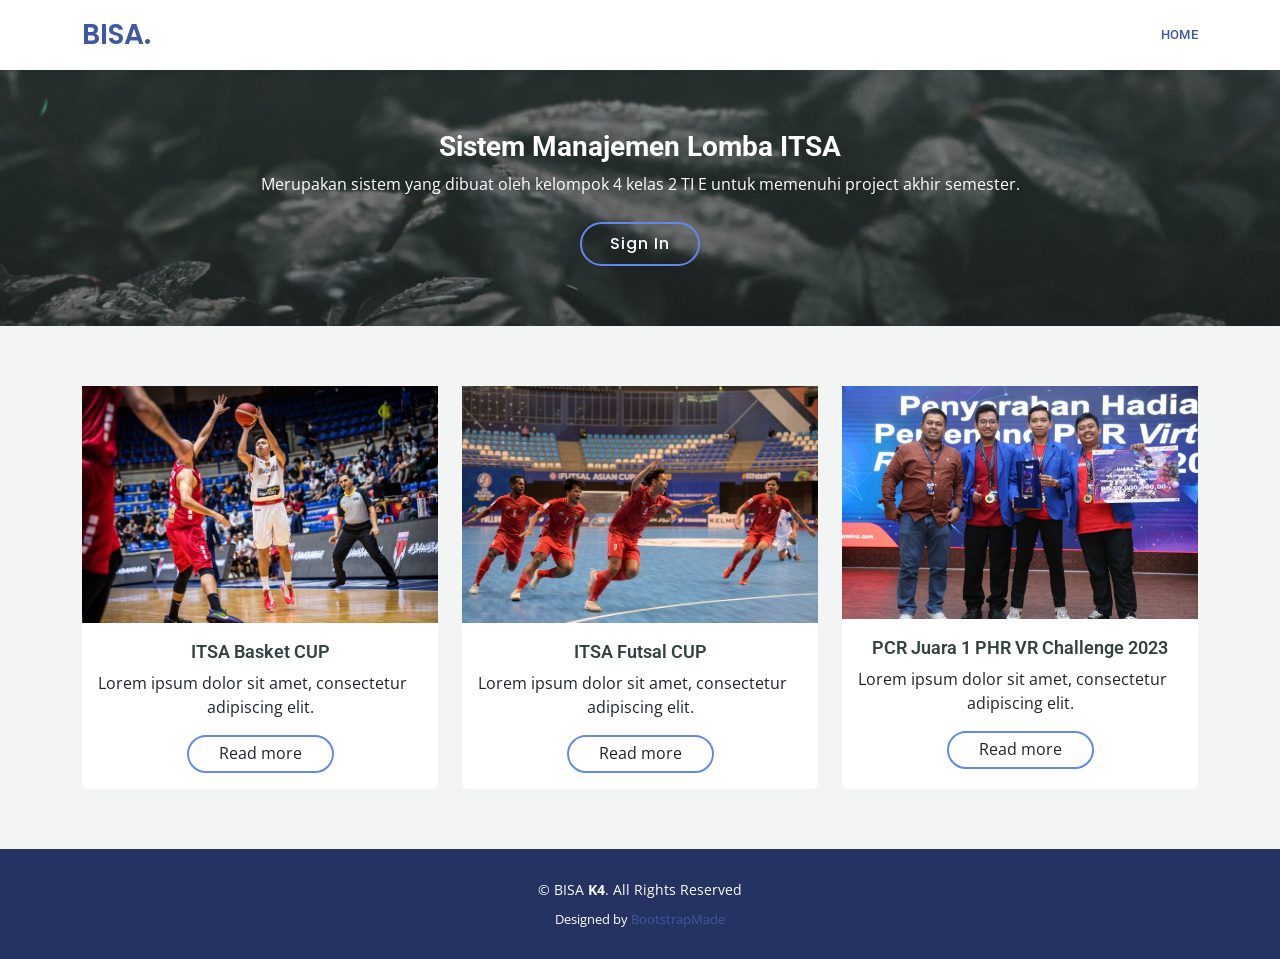
<file: index.html>
<!DOCTYPE html>
<html lang="en">

<head>
  <meta charset="utf-8">
  <meta content="width=device-width, initial-scale=1.0" name="viewport">

  <title>BISA</title>
  <meta content="" name="description">
  <meta content="" name="keywords">

  <!-- Favicons -->
  <link href="assets/img/trophy.png" rel="icon">
  <link href="assets/img/trophy.png" rel="trophy">

  <!-- Google Fonts -->
  <link href="https://fonts.googleapis.com/css?family=Open+Sans:300,300i,400,400i,600,600i,700,700i|Roboto:300,300i,400,400i,500,500i,700,700i|Poppins:300,300i,400,400i,500,500i,600,600i,700,700i" rel="stylesheet">

  <!-- Vendor CSS Files -->
  <link href="assets/vendor/animate.css/animate.min.css" rel="stylesheet">
  <link href="assets/vendor/bootstrap/css/bootstrap.min.css" rel="stylesheet">
  <link href="assets/vendor/bootstrap-icons/bootstrap-icons.css" rel="stylesheet">
  <link href="assets/vendor/boxicons/css/boxicons.min.css" rel="stylesheet">
  <link href="assets/vendor/glightbox/css/glightbox.min.css" rel="stylesheet">
  <link href="assets/vendor/swiper/swiper-bundle.min.css" rel="stylesheet">

  <!-- Template Main CSS File -->
  <link href="assets/css/style.css" rel="stylesheet">

  <!-- =======================================================
  * Template Name: Shuffle
  * Updated: Sep 18 2023 with Bootstrap v5.3.2
  * Template URL: https://bootstrapmade.com/bootstrap-3-one-page-template-free-shuffle/
  * Author: BootstrapMade.com
  * License: https://bootstrapmade.com/license/
  ======================================================== -->
</head>
<body>
  <!-- ======= Header ======= -->
  <header id="header" class="d-flex align-items-center">
    <div class="container d-flex align-items-center justify-content-between">

      <div class="logo">
        <h1 class="text-light"><a href="index.html"><span>BISA.</span></a></h1>
        <!-- Uncomment below if you prefer to use an image logo -->
        <!-- <a href="index.html"><img src="assets/img/logo.png" alt="" class="img-fluid"></a>-->
      </div>
      <nav id="navbar" class="navbar">
        <ul>
          <li><a class="nav-link scrollto active" href="#hero">Home</a></li>
        </ul>
        <i class="bi bi-list mobile-nav-toggle"></i>
      </nav><!-- .navbar -->
    </div>
  </header><!-- End Header -->

  <main id="main">
     <!-- ======= Cta Section ======= -->
     <section class="cta">
      <div class="container">

        <div class="text-center">
          <h3>Sistem Manajemen Lomba ITSA</h3>
          <p>Merupakan sistem yang dibuat oleh kelompok 4 kelas 2 TI E untuk memenuhi project akhir semester.</p>
          <a class="cta-btn" href="#">Sign In</a>
        </div>

      </div>
    </section><!-- End Cta Section -->
    <!-- ======= More Services Section ======= -->
    <section class="more-services section-bg">
      <div class="container">

        <div class="row">
          <div class="col-lg-4 col-md-6 d-flex align-items-stretch mb-5 mb-lg-0">
            <div class="card">
              <img src="assets/img/basket.jpeg" class="card-img-top" alt="...">
              <div class="card-body">
                <h5 class="card-title"><a href="">ITSA Basket CUP</a></h5>
                <p class="card-text">Lorem ipsum dolor sit amet, consectetur adipiscing elit.</p>
                <a href="#" class="btn">Read more</a>
              </div>
            </div>
          </div>
          <div class="col-lg-4 col-md-6 d-flex align-items-stretch mb-5 mb-lg-0">
            <div class="card">
              <img src="assets/img/lomba futsal.jpeg" class="card-img-top" alt="...">
              <div class="card-body">
                <h5 class="card-title"><a href="">ITSA Futsal CUP</a></h5>
                <p class="card-text">Lorem ipsum dolor sit amet, consectetur adipiscing elit.</p>
                <a href="#" class="btn">Read more</a>
              </div>
            </div>
          </div>
          <div class="col-lg-4 col-md-6 d-flex align-items-stretch mb-5 mb-lg-0">
            <div class="card">
              <img src="assets/img/vr.jpg" class="card-img-top" alt="...">
              <div class="card-body">
                <h5 class="card-title"><a href="">PCR Juara 1 PHR VR Challenge 2023</a></h5>
                <p class="card-text">Lorem ipsum dolor sit amet, consectetur adipiscing elit.</p>
                <a href="#" class="btn">Read more</a>
              </div>
            </div>
          </div>
        </div>

      </div>
    </section><!-- End More Services Section -->

  <!-- ======= Footer ======= -->
  <footer id="footer">
    <div class="container">
      <div class="copyright">
        &copy; BISA <strong><span>K4</span></strong>. All Rights Reserved
      </div>
      <div class="credits">
        <!-- All the links in the footer should remain intact. -->
        <!-- You can delete the links only if you purchased the pro version. -->
        <!-- Licensing information: https://bootstrapmade.com/license/ -->
        <!-- Purchase the pro version with working PHP/AJAX contact form: https://bootstrapmade.com/bootstrap-3-one-page-template-free-shuffle/ -->
        Designed by <a href="https://bootstrapmade.com/">BootstrapMade</a>
      </div>
    </div>
  </footer><!-- End Footer -->

  <a href="#" class="back-to-top d-flex align-items-center justify-content-center"><i class="bi bi-arrow-up-short"></i></a>

  <!-- Vendor JS Files -->
  <script src="assets/vendor/purecounter/purecounter_vanilla.js"></script>
  <script src="assets/vendor/bootstrap/js/bootstrap.bundle.min.js"></script>
  <script src="assets/vendor/glightbox/js/glightbox.min.js"></script>
  <script src="assets/vendor/isotope-layout/isotope.pkgd.min.js"></script>
  <script src="assets/vendor/swiper/swiper-bundle.min.js"></script>
  <script src="assets/vendor/waypoints/noframework.waypoints.js"></script>
  <script src="assets/vendor/php-email-form/validate.js"></script>

  <!-- Template Main JS File -->
  <script src="assets/js/main.js"></script>

</body>

</html>
</file>
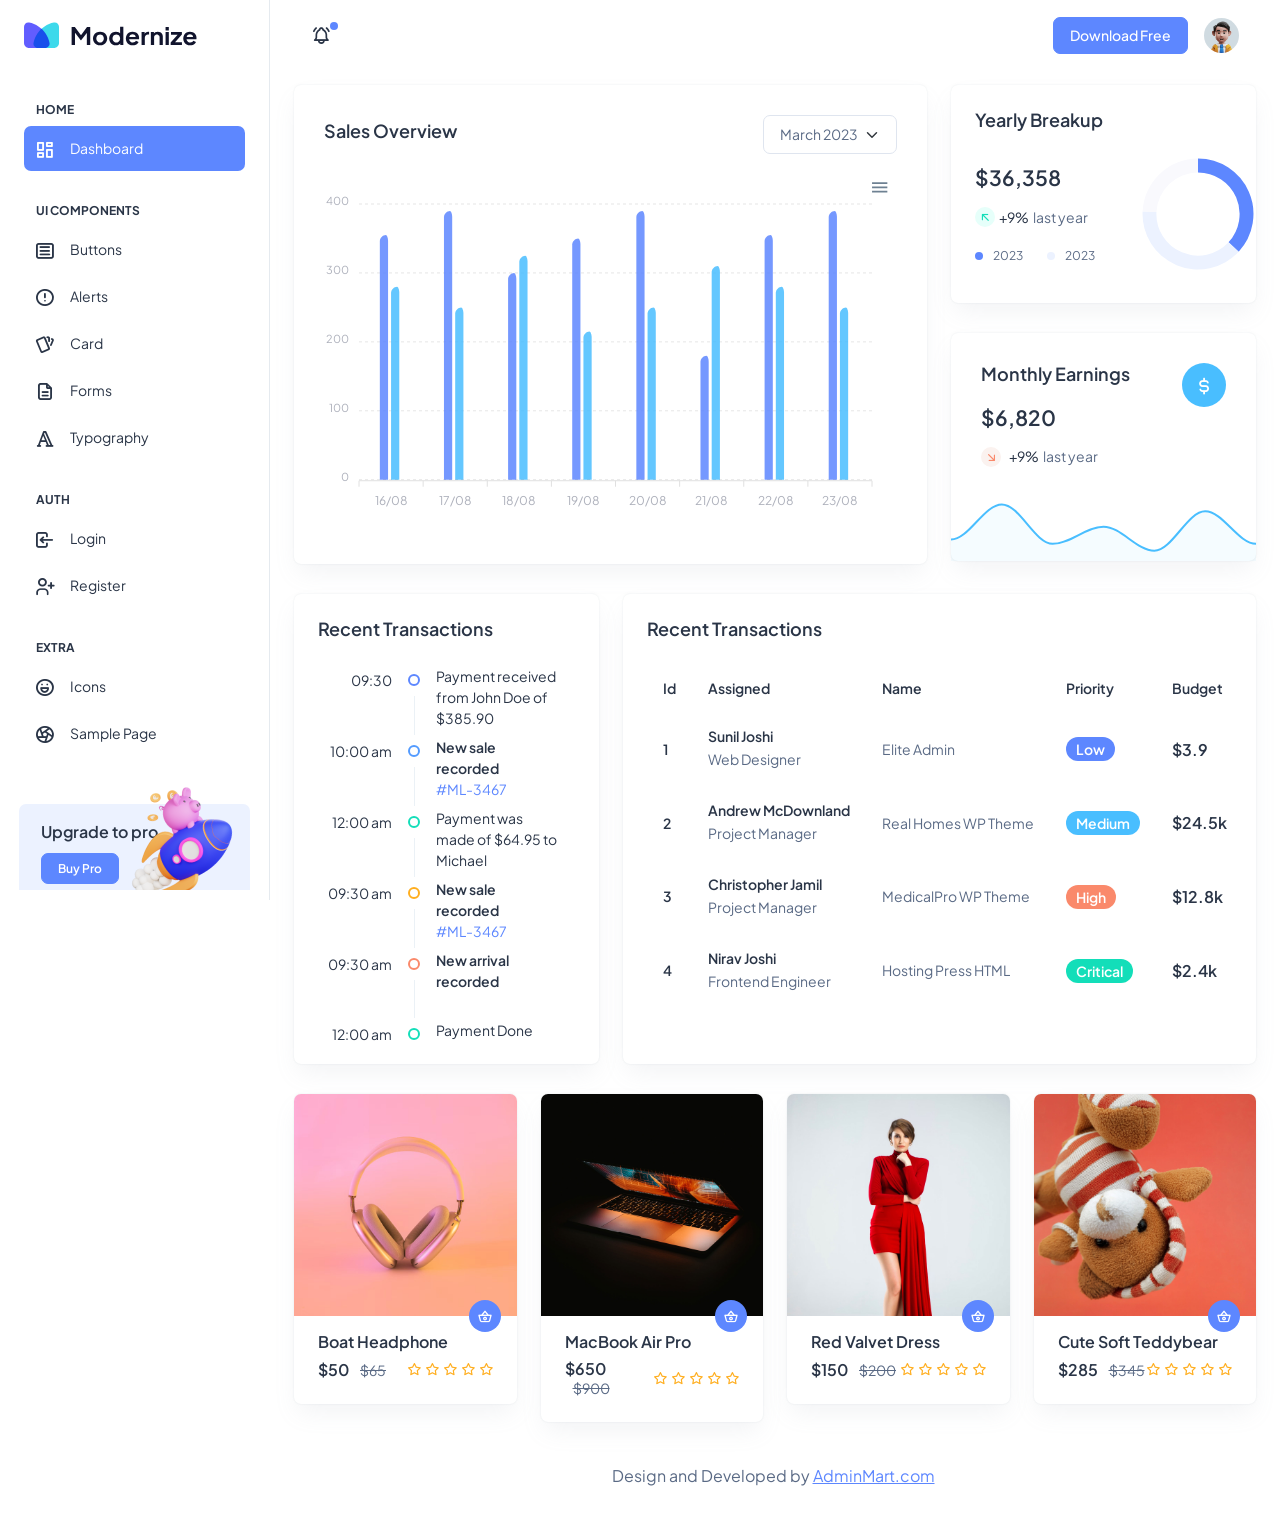
<file: html/index.html>
<!doctype html>
<html lang="en">

<head>
  <meta charset="utf-8">
  <meta name="viewport" content="width=device-width, initial-scale=1">
  <title>Modernize Free</title>
  <link rel="shortcut icon" type="image/png" href="../assets/images/logos/favicon.png" />
  <link rel="stylesheet" href="../assets/css/styles.min.css" />
</head>

<body>
  <!--  Body Wrapper -->
  <div class="page-wrapper" id="main-wrapper" data-layout="vertical" data-navbarbg="skin6" data-sidebartype="full"
    data-sidebar-position="fixed" data-header-position="fixed">
    <!-- Sidebar Start -->
    <aside class="left-sidebar">
      <!-- Sidebar scroll-->
      <div>
        <div class="brand-logo d-flex align-items-center justify-content-between">
          <a href="./index.html" class="text-nowrap logo-img">
            <img src="../assets/images/logos/dark-logo.svg" width="180" alt="" />
          </a>
          <div class="close-btn d-xl-none d-block sidebartoggler cursor-pointer" id="sidebarCollapse">
            <i class="ti ti-x fs-8"></i>
          </div>
        </div>
        <!-- Sidebar navigation-->
        <nav class="sidebar-nav scroll-sidebar" data-simplebar="">
          <ul id="sidebarnav">
            <li class="nav-small-cap">
              <i class="ti ti-dots nav-small-cap-icon fs-4"></i>
              <span class="hide-menu">Home</span>
            </li>
            <li class="sidebar-item">
              <a class="sidebar-link" href="./index.html" aria-expanded="false">
                <span>
                  <i class="ti ti-layout-dashboard"></i>
                </span>
                <span class="hide-menu">Dashboard</span>
              </a>
            </li>
            <li class="nav-small-cap">
              <i class="ti ti-dots nav-small-cap-icon fs-4"></i>
              <span class="hide-menu">UI COMPONENTS</span>
            </li>
            <li class="sidebar-item">
              <a class="sidebar-link" href="./ui-buttons.html" aria-expanded="false">
                <span>
                  <i class="ti ti-article"></i>
                </span>
                <span class="hide-menu">Buttons</span>
              </a>
            </li>
            <li class="sidebar-item">
              <a class="sidebar-link" href="./ui-alerts.html" aria-expanded="false">
                <span>
                  <i class="ti ti-alert-circle"></i>
                </span>
                <span class="hide-menu">Alerts</span>
              </a>
            </li>
            <li class="sidebar-item">
              <a class="sidebar-link" href="./ui-card.html" aria-expanded="false">
                <span>
                  <i class="ti ti-cards"></i>
                </span>
                <span class="hide-menu">Card</span>
              </a>
            </li>
            <li class="sidebar-item">
              <a class="sidebar-link" href="./ui-forms.html" aria-expanded="false">
                <span>
                  <i class="ti ti-file-description"></i>
                </span>
                <span class="hide-menu">Forms</span>
              </a>
            </li>
            <li class="sidebar-item">
              <a class="sidebar-link" href="./ui-typography.html" aria-expanded="false">
                <span>
                  <i class="ti ti-typography"></i>
                </span>
                <span class="hide-menu">Typography</span>
              </a>
            </li>
            <li class="nav-small-cap">
              <i class="ti ti-dots nav-small-cap-icon fs-4"></i>
              <span class="hide-menu">AUTH</span>
            </li>
            <li class="sidebar-item">
              <a class="sidebar-link" href="./authentication-login.html" aria-expanded="false">
                <span>
                  <i class="ti ti-login"></i>
                </span>
                <span class="hide-menu">Login</span>
              </a>
            </li>
            <li class="sidebar-item">
              <a class="sidebar-link" href="./authentication-register.html" aria-expanded="false">
                <span>
                  <i class="ti ti-user-plus"></i>
                </span>
                <span class="hide-menu">Register</span>
              </a>
            </li>
            <li class="nav-small-cap">
              <i class="ti ti-dots nav-small-cap-icon fs-4"></i>
              <span class="hide-menu">EXTRA</span>
            </li>
            <li class="sidebar-item">
              <a class="sidebar-link" href="./icon-tabler.html" aria-expanded="false">
                <span>
                  <i class="ti ti-mood-happy"></i>
                </span>
                <span class="hide-menu">Icons</span>
              </a>
            </li>
            <li class="sidebar-item">
              <a class="sidebar-link" href="./sample-page.html" aria-expanded="false">
                <span>
                  <i class="ti ti-aperture"></i>
                </span>
                <span class="hide-menu">Sample Page</span>
              </a>
            </li>
          </ul>
          <div class="unlimited-access hide-menu bg-light-primary position-relative mb-7 mt-5 rounded">
            <div class="d-flex">
              <div class="unlimited-access-title me-3">
                <h6 class="fw-semibold fs-4 mb-6 text-dark w-85">Upgrade to pro</h6>
                <a href="https://adminmart.com/product/modernize-bootstrap-5-admin-template/" target="_blank" class="btn btn-primary fs-2 fw-semibold lh-sm">Buy Pro</a>
              </div>
              <div class="unlimited-access-img">
                <img src="../assets/images/backgrounds/rocket.png" alt="" class="img-fluid">
              </div>
            </div>
          </div>
        </nav>
        <!-- End Sidebar navigation -->
      </div>
      <!-- End Sidebar scroll-->
    </aside>
    <!--  Sidebar End -->
    <!--  Main wrapper -->
    <div class="body-wrapper">
      <!--  Header Start -->
      <header class="app-header">
        <nav class="navbar navbar-expand-lg navbar-light">
          <ul class="navbar-nav">
            <li class="nav-item d-block d-xl-none">
              <a class="nav-link sidebartoggler nav-icon-hover" id="headerCollapse" href="javascript:void(0)">
                <i class="ti ti-menu-2"></i>
              </a>
            </li>
            <li class="nav-item">
              <a class="nav-link nav-icon-hover" href="javascript:void(0)">
                <i class="ti ti-bell-ringing"></i>
                <div class="notification bg-primary rounded-circle"></div>
              </a>
            </li>
          </ul>
          <div class="navbar-collapse justify-content-end px-0" id="navbarNav">
            <ul class="navbar-nav flex-row ms-auto align-items-center justify-content-end">
              <a href="https://adminmart.com/product/modernize-free-bootstrap-admin-dashboard/" target="_blank" class="btn btn-primary">Download Free</a>
              <li class="nav-item dropdown">
                <a class="nav-link nav-icon-hover" href="javascript:void(0)" id="drop2" data-bs-toggle="dropdown"
                  aria-expanded="false">
                  <img src="../assets/images/profile/user-1.jpg" alt="" width="35" height="35" class="rounded-circle">
                </a>
                <div class="dropdown-menu dropdown-menu-end dropdown-menu-animate-up" aria-labelledby="drop2">
                  <div class="message-body">
                    <a href="javascript:void(0)" class="d-flex align-items-center gap-2 dropdown-item">
                      <i class="ti ti-user fs-6"></i>
                      <p class="mb-0 fs-3">My Profile</p>
                    </a>
                    <a href="javascript:void(0)" class="d-flex align-items-center gap-2 dropdown-item">
                      <i class="ti ti-mail fs-6"></i>
                      <p class="mb-0 fs-3">My Account</p>
                    </a>
                    <a href="javascript:void(0)" class="d-flex align-items-center gap-2 dropdown-item">
                      <i class="ti ti-list-check fs-6"></i>
                      <p class="mb-0 fs-3">My Task</p>
                    </a>
                    <a href="./authentication-login.html" class="btn btn-outline-primary mx-3 mt-2 d-block">Logout</a>
                  </div>
                </div>
              </li>
            </ul>
          </div>
        </nav>
      </header>
      <!--  Header End -->
      <div class="container-fluid">
        <!--  Row 1 -->
        <div class="row">
          <div class="col-lg-8 d-flex align-items-strech">
            <div class="card w-100">
              <div class="card-body">
                <div class="d-sm-flex d-block align-items-center justify-content-between mb-9">
                  <div class="mb-3 mb-sm-0">
                    <h5 class="card-title fw-semibold">Sales Overview</h5>
                  </div>
                  <div>
                    <select class="form-select">
                      <option value="1">March 2023</option>
                      <option value="2">April 2023</option>
                      <option value="3">May 2023</option>
                      <option value="4">June 2023</option>
                    </select>
                  </div>
                </div>
                <div id="chart"></div>
              </div>
            </div>
          </div>
          <div class="col-lg-4">
            <div class="row">
              <div class="col-lg-12">
                <!-- Yearly Breakup -->
                <div class="card overflow-hidden">
                  <div class="card-body p-4">
                    <h5 class="card-title mb-9 fw-semibold">Yearly Breakup</h5>
                    <div class="row align-items-center">
                      <div class="col-8">
                        <h4 class="fw-semibold mb-3">$36,358</h4>
                        <div class="d-flex align-items-center mb-3">
                          <span
                            class="me-1 rounded-circle bg-light-success round-20 d-flex align-items-center justify-content-center">
                            <i class="ti ti-arrow-up-left text-success"></i>
                          </span>
                          <p class="text-dark me-1 fs-3 mb-0">+9%</p>
                          <p class="fs-3 mb-0">last year</p>
                        </div>
                        <div class="d-flex align-items-center">
                          <div class="me-4">
                            <span class="round-8 bg-primary rounded-circle me-2 d-inline-block"></span>
                            <span class="fs-2">2023</span>
                          </div>
                          <div>
                            <span class="round-8 bg-light-primary rounded-circle me-2 d-inline-block"></span>
                            <span class="fs-2">2023</span>
                          </div>
                        </div>
                      </div>
                      <div class="col-4">
                        <div class="d-flex justify-content-center">
                          <div id="breakup"></div>
                        </div>
                      </div>
                    </div>
                  </div>
                </div>
              </div>
              <div class="col-lg-12">
                <!-- Monthly Earnings -->
                <div class="card">
                  <div class="card-body">
                    <div class="row alig n-items-start">
                      <div class="col-8">
                        <h5 class="card-title mb-9 fw-semibold"> Monthly Earnings </h5>
                        <h4 class="fw-semibold mb-3">$6,820</h4>
                        <div class="d-flex align-items-center pb-1">
                          <span
                            class="me-2 rounded-circle bg-light-danger round-20 d-flex align-items-center justify-content-center">
                            <i class="ti ti-arrow-down-right text-danger"></i>
                          </span>
                          <p class="text-dark me-1 fs-3 mb-0">+9%</p>
                          <p class="fs-3 mb-0">last year</p>
                        </div>
                      </div>
                      <div class="col-4">
                        <div class="d-flex justify-content-end">
                          <div
                            class="text-white bg-secondary rounded-circle p-6 d-flex align-items-center justify-content-center">
                            <i class="ti ti-currency-dollar fs-6"></i>
                          </div>
                        </div>
                      </div>
                    </div>
                  </div>
                  <div id="earning"></div>
                </div>
              </div>
            </div>
          </div>
        </div>
        <div class="row">
          <div class="col-lg-4 d-flex align-items-stretch">
            <div class="card w-100">
              <div class="card-body p-4">
                <div class="mb-4">
                  <h5 class="card-title fw-semibold">Recent Transactions</h5>
                </div>
                <ul class="timeline-widget mb-0 position-relative mb-n5">
                  <li class="timeline-item d-flex position-relative overflow-hidden">
                    <div class="timeline-time text-dark flex-shrink-0 text-end">09:30</div>
                    <div class="timeline-badge-wrap d-flex flex-column align-items-center">
                      <span class="timeline-badge border-2 border border-primary flex-shrink-0 my-8"></span>
                      <span class="timeline-badge-border d-block flex-shrink-0"></span>
                    </div>
                    <div class="timeline-desc fs-3 text-dark mt-n1">Payment received from John Doe of $385.90</div>
                  </li>
                  <li class="timeline-item d-flex position-relative overflow-hidden">
                    <div class="timeline-time text-dark flex-shrink-0 text-end">10:00 am</div>
                    <div class="timeline-badge-wrap d-flex flex-column align-items-center">
                      <span class="timeline-badge border-2 border border-info flex-shrink-0 my-8"></span>
                      <span class="timeline-badge-border d-block flex-shrink-0"></span>
                    </div>
                    <div class="timeline-desc fs-3 text-dark mt-n1 fw-semibold">New sale recorded <a
                        href="javascript:void(0)" class="text-primary d-block fw-normal">#ML-3467</a>
                    </div>
                  </li>
                  <li class="timeline-item d-flex position-relative overflow-hidden">
                    <div class="timeline-time text-dark flex-shrink-0 text-end">12:00 am</div>
                    <div class="timeline-badge-wrap d-flex flex-column align-items-center">
                      <span class="timeline-badge border-2 border border-success flex-shrink-0 my-8"></span>
                      <span class="timeline-badge-border d-block flex-shrink-0"></span>
                    </div>
                    <div class="timeline-desc fs-3 text-dark mt-n1">Payment was made of $64.95 to Michael</div>
                  </li>
                  <li class="timeline-item d-flex position-relative overflow-hidden">
                    <div class="timeline-time text-dark flex-shrink-0 text-end">09:30 am</div>
                    <div class="timeline-badge-wrap d-flex flex-column align-items-center">
                      <span class="timeline-badge border-2 border border-warning flex-shrink-0 my-8"></span>
                      <span class="timeline-badge-border d-block flex-shrink-0"></span>
                    </div>
                    <div class="timeline-desc fs-3 text-dark mt-n1 fw-semibold">New sale recorded <a
                        href="javascript:void(0)" class="text-primary d-block fw-normal">#ML-3467</a>
                    </div>
                  </li>
                  <li class="timeline-item d-flex position-relative overflow-hidden">
                    <div class="timeline-time text-dark flex-shrink-0 text-end">09:30 am</div>
                    <div class="timeline-badge-wrap d-flex flex-column align-items-center">
                      <span class="timeline-badge border-2 border border-danger flex-shrink-0 my-8"></span>
                      <span class="timeline-badge-border d-block flex-shrink-0"></span>
                    </div>
                    <div class="timeline-desc fs-3 text-dark mt-n1 fw-semibold">New arrival recorded 
                    </div>
                  </li>
                  <li class="timeline-item d-flex position-relative overflow-hidden">
                    <div class="timeline-time text-dark flex-shrink-0 text-end">12:00 am</div>
                    <div class="timeline-badge-wrap d-flex flex-column align-items-center">
                      <span class="timeline-badge border-2 border border-success flex-shrink-0 my-8"></span>
                    </div>
                    <div class="timeline-desc fs-3 text-dark mt-n1">Payment Done</div>
                  </li>
                </ul>
              </div>
            </div>
          </div>
          <div class="col-lg-8 d-flex align-items-stretch">
            <div class="card w-100">
              <div class="card-body p-4">
                <h5 class="card-title fw-semibold mb-4">Recent Transactions</h5>
                <div class="table-responsive">
                  <table class="table text-nowrap mb-0 align-middle">
                    <thead class="text-dark fs-4">
                      <tr>
                        <th class="border-bottom-0">
                          <h6 class="fw-semibold mb-0">Id</h6>
                        </th>
                        <th class="border-bottom-0">
                          <h6 class="fw-semibold mb-0">Assigned</h6>
                        </th>
                        <th class="border-bottom-0">
                          <h6 class="fw-semibold mb-0">Name</h6>
                        </th>
                        <th class="border-bottom-0">
                          <h6 class="fw-semibold mb-0">Priority</h6>
                        </th>
                        <th class="border-bottom-0">
                          <h6 class="fw-semibold mb-0">Budget</h6>
                        </th>
                      </tr>
                    </thead>
                    <tbody>
                      <tr>
                        <td class="border-bottom-0"><h6 class="fw-semibold mb-0">1</h6></td>
                        <td class="border-bottom-0">
                            <h6 class="fw-semibold mb-1">Sunil Joshi</h6>
                            <span class="fw-normal">Web Designer</span>                          
                        </td>
                        <td class="border-bottom-0">
                          <p class="mb-0 fw-normal">Elite Admin</p>
                        </td>
                        <td class="border-bottom-0">
                          <div class="d-flex align-items-center gap-2">
                            <span class="badge bg-primary rounded-3 fw-semibold">Low</span>
                          </div>
                        </td>
                        <td class="border-bottom-0">
                          <h6 class="fw-semibold mb-0 fs-4">$3.9</h6>
                        </td>
                      </tr> 
                      <tr>
                        <td class="border-bottom-0"><h6 class="fw-semibold mb-0">2</h6></td>
                        <td class="border-bottom-0">
                            <h6 class="fw-semibold mb-1">Andrew McDownland</h6>
                            <span class="fw-normal">Project Manager</span>                          
                        </td>
                        <td class="border-bottom-0">
                          <p class="mb-0 fw-normal">Real Homes WP Theme</p>
                        </td>
                        <td class="border-bottom-0">
                          <div class="d-flex align-items-center gap-2">
                            <span class="badge bg-secondary rounded-3 fw-semibold">Medium</span>
                          </div>
                        </td>
                        <td class="border-bottom-0">
                          <h6 class="fw-semibold mb-0 fs-4">$24.5k</h6>
                        </td>
                      </tr> 
                      <tr>
                        <td class="border-bottom-0"><h6 class="fw-semibold mb-0">3</h6></td>
                        <td class="border-bottom-0">
                            <h6 class="fw-semibold mb-1">Christopher Jamil</h6>
                            <span class="fw-normal">Project Manager</span>                          
                        </td>
                        <td class="border-bottom-0">
                          <p class="mb-0 fw-normal">MedicalPro WP Theme</p>
                        </td>
                        <td class="border-bottom-0">
                          <div class="d-flex align-items-center gap-2">
                            <span class="badge bg-danger rounded-3 fw-semibold">High</span>
                          </div>
                        </td>
                        <td class="border-bottom-0">
                          <h6 class="fw-semibold mb-0 fs-4">$12.8k</h6>
                        </td>
                      </tr>      
                      <tr>
                        <td class="border-bottom-0"><h6 class="fw-semibold mb-0">4</h6></td>
                        <td class="border-bottom-0">
                            <h6 class="fw-semibold mb-1">Nirav Joshi</h6>
                            <span class="fw-normal">Frontend Engineer</span>                          
                        </td>
                        <td class="border-bottom-0">
                          <p class="mb-0 fw-normal">Hosting Press HTML</p>
                        </td>
                        <td class="border-bottom-0">
                          <div class="d-flex align-items-center gap-2">
                            <span class="badge bg-success rounded-3 fw-semibold">Critical</span>
                          </div>
                        </td>
                        <td class="border-bottom-0">
                          <h6 class="fw-semibold mb-0 fs-4">$2.4k</h6>
                        </td>
                      </tr>                       
                    </tbody>
                  </table>
                </div>
              </div>
            </div>
          </div>
        </div>
        <div class="row">
          <div class="col-sm-6 col-xl-3">
            <div class="card overflow-hidden rounded-2">
              <div class="position-relative">
                <a href="javascript:void(0)"><img src="../assets/images/products/s4.jpg" class="card-img-top rounded-0" alt="..."></a>
                <a href="javascript:void(0)" class="bg-primary rounded-circle p-2 text-white d-inline-flex position-absolute bottom-0 end-0 mb-n3 me-3" data-bs-toggle="tooltip" data-bs-placement="top" data-bs-title="Add To Cart"><i class="ti ti-basket fs-4"></i></a>                      </div>
              <div class="card-body pt-3 p-4">
                <h6 class="fw-semibold fs-4">Boat Headphone</h6>
                <div class="d-flex align-items-center justify-content-between">
                  <h6 class="fw-semibold fs-4 mb-0">$50 <span class="ms-2 fw-normal text-muted fs-3"><del>$65</del></span></h6>
                  <ul class="list-unstyled d-flex align-items-center mb-0">
                    <li><a class="me-1" href="javascript:void(0)"><i class="ti ti-star text-warning"></i></a></li>
                    <li><a class="me-1" href="javascript:void(0)"><i class="ti ti-star text-warning"></i></a></li>
                    <li><a class="me-1" href="javascript:void(0)"><i class="ti ti-star text-warning"></i></a></li>
                    <li><a class="me-1" href="javascript:void(0)"><i class="ti ti-star text-warning"></i></a></li>
                    <li><a class="" href="javascript:void(0)"><i class="ti ti-star text-warning"></i></a></li>
                  </ul>
                </div>
              </div>
            </div>
          </div>
          <div class="col-sm-6 col-xl-3">
            <div class="card overflow-hidden rounded-2">
              <div class="position-relative">
                <a href="javascript:void(0)"><img src="../assets/images/products/s5.jpg" class="card-img-top rounded-0" alt="..."></a>
                <a href="javascript:void(0)" class="bg-primary rounded-circle p-2 text-white d-inline-flex position-absolute bottom-0 end-0 mb-n3 me-3" data-bs-toggle="tooltip" data-bs-placement="top" data-bs-title="Add To Cart"><i class="ti ti-basket fs-4"></i></a>                      </div>
              <div class="card-body pt-3 p-4">
                <h6 class="fw-semibold fs-4">MacBook Air Pro</h6>
                <div class="d-flex align-items-center justify-content-between">
                  <h6 class="fw-semibold fs-4 mb-0">$650 <span class="ms-2 fw-normal text-muted fs-3"><del>$900</del></span></h6>
                  <ul class="list-unstyled d-flex align-items-center mb-0">
                    <li><a class="me-1" href="javascript:void(0)"><i class="ti ti-star text-warning"></i></a></li>
                    <li><a class="me-1" href="javascript:void(0)"><i class="ti ti-star text-warning"></i></a></li>
                    <li><a class="me-1" href="javascript:void(0)"><i class="ti ti-star text-warning"></i></a></li>
                    <li><a class="me-1" href="javascript:void(0)"><i class="ti ti-star text-warning"></i></a></li>
                    <li><a class="" href="javascript:void(0)"><i class="ti ti-star text-warning"></i></a></li>
                  </ul>
                </div>
              </div>
            </div>
          </div>
          <div class="col-sm-6 col-xl-3">
            <div class="card overflow-hidden rounded-2">
              <div class="position-relative">
                <a href="javascript:void(0)"><img src="../assets/images/products/s7.jpg" class="card-img-top rounded-0" alt="..."></a>
                <a href="javascript:void(0)" class="bg-primary rounded-circle p-2 text-white d-inline-flex position-absolute bottom-0 end-0 mb-n3 me-3" data-bs-toggle="tooltip" data-bs-placement="top" data-bs-title="Add To Cart"><i class="ti ti-basket fs-4"></i></a>                      </div>
              <div class="card-body pt-3 p-4">
                <h6 class="fw-semibold fs-4">Red Valvet Dress</h6>
                <div class="d-flex align-items-center justify-content-between">
                  <h6 class="fw-semibold fs-4 mb-0">$150 <span class="ms-2 fw-normal text-muted fs-3"><del>$200</del></span></h6>
                  <ul class="list-unstyled d-flex align-items-center mb-0">
                    <li><a class="me-1" href="javascript:void(0)"><i class="ti ti-star text-warning"></i></a></li>
                    <li><a class="me-1" href="javascript:void(0)"><i class="ti ti-star text-warning"></i></a></li>
                    <li><a class="me-1" href="javascript:void(0)"><i class="ti ti-star text-warning"></i></a></li>
                    <li><a class="me-1" href="javascript:void(0)"><i class="ti ti-star text-warning"></i></a></li>
                    <li><a class="" href="javascript:void(0)"><i class="ti ti-star text-warning"></i></a></li>
                  </ul>
                </div>
              </div>
            </div>
          </div>
          <div class="col-sm-6 col-xl-3">
            <div class="card overflow-hidden rounded-2">
              <div class="position-relative">
                <a href="javascript:void(0)"><img src="../assets/images/products/s11.jpg" class="card-img-top rounded-0" alt="..."></a>
                <a href="javascript:void(0)" class="bg-primary rounded-circle p-2 text-white d-inline-flex position-absolute bottom-0 end-0 mb-n3 me-3" data-bs-toggle="tooltip" data-bs-placement="top" data-bs-title="Add To Cart"><i class="ti ti-basket fs-4"></i></a>                      </div>
              <div class="card-body pt-3 p-4">
                <h6 class="fw-semibold fs-4">Cute Soft Teddybear</h6>
                <div class="d-flex align-items-center justify-content-between">
                  <h6 class="fw-semibold fs-4 mb-0">$285 <span class="ms-2 fw-normal text-muted fs-3"><del>$345</del></span></h6>
                  <ul class="list-unstyled d-flex align-items-center mb-0">
                    <li><a class="me-1" href="javascript:void(0)"><i class="ti ti-star text-warning"></i></a></li>
                    <li><a class="me-1" href="javascript:void(0)"><i class="ti ti-star text-warning"></i></a></li>
                    <li><a class="me-1" href="javascript:void(0)"><i class="ti ti-star text-warning"></i></a></li>
                    <li><a class="me-1" href="javascript:void(0)"><i class="ti ti-star text-warning"></i></a></li>
                    <li><a class="" href="javascript:void(0)"><i class="ti ti-star text-warning"></i></a></li>
                  </ul>
                </div>
              </div>
            </div>
          </div>
        </div>
        <div class="py-6 px-6 text-center">
          <p class="mb-0 fs-4">Design and Developed by <a href="https://adminmart.com/" target="_blank" class="pe-1 text-primary text-decoration-underline">AdminMart.com</a></p>
        </div>
      </div>
    </div>
  </div>
  <script src="../assets/libs/jquery/dist/jquery.min.js"></script>
  <script src="../assets/libs/bootstrap/dist/js/bootstrap.bundle.min.js"></script>
  <script src="../assets/js/sidebarmenu.js"></script>
  <script src="../assets/js/app.min.js"></script>
  <script src="../assets/libs/apexcharts/dist/apexcharts.min.js"></script>
  <script src="../assets/libs/simplebar/dist/simplebar.js"></script>
  <script src="../assets/js/dashboard.js"></script>
</body>

</html>
</file>
<file: assets/css/style.css>
/**
* Template Name: Shuffle
* Updated: Sep 18 2023 with Bootstrap v5.3.2
* Template URL: https://bootstrapmade.com/bootstrap-3-one-page-template-free-shuffle/
* Author: BootstrapMade.com
* License: https://bootstrapmade.com/license/
*/

/*--------------------------------------------------------------
# General
--------------------------------------------------------------*/
body {
  font-family: "Open Sans", sans-serif;
  color: #1e2d55;
}

a {
  text-decoration: none;
  color: #3e58a1;
}

a:hover {
  color: #6488EA;
  text-decoration: none;
}

h1,
h2,
h3,
h4,
h5,
h6 {
  font-family: "Roboto", sans-serif;
}

/*--------------------------------------------------------------
# Back to top button
--------------------------------------------------------------*/
.back-to-top {
  position: fixed;
  visibility: hidden;
  opacity: 0;
  right: 15px;
  bottom: 15px;
  z-index: 99999;
  background: #3e58a1;
  width: 40px;
  height: 40px;
  border-radius: 4px;
  transition: all 0.4s;
}

.back-to-top i {
  font-size: 24px;
  color: #fff;
  line-height: 0;
}

.back-to-top:hover {
  background: #21dfc2;
  color: #fff;
}

.back-to-top.active {
  visibility: visible;
  opacity: 1;
}

/*--------------------------------------------------------------
# Header
--------------------------------------------------------------*/
#header {
  height: 70px;
  z-index: 997;
  transition: all 0.5s;
  background: #fff;
  box-shadow: 0px 2px 15px rgba(0, 0, 0, 0.1);
}

#header .logo h1 {
  font-size: 28px;
  margin: 0;
  padding: 10px 0;
  line-height: 1;
  font-weight: 400;
}

#header .logo h1 a,
#header .logo h1 a:hover {
  color: #3e58a1;
  text-decoration: none;
  font-family: "Poppins", sans-serif;
  font-weight: 600;
}

#header .logo img {
  padding: 0;
  margin: 0;
  max-height: 40px;
}

.scrolled-offset {
  margin-top: 70px;
}

/*--------------------------------------------------------------
# Navigation Menu
--------------------------------------------------------------*/
/**
* Desktop Navigation 
*/
.navbar {
  padding: 0;
}

.navbar ul {
  margin: 0;
  padding: 0;
  display: flex;
  list-style: none;
  align-items: center;
}

.navbar li {
  position: relative;
}

.navbar a,
.navbar a:focus {
  display: flex;
  align-items: center;
  justify-content: space-between;
  padding: 10px 0 10px 30px;
  font-family: "Roboto", sans-serif;
  font-size: 13px;
  font-weight: 500;
  color: #637f7b;
  white-space: nowrap;
  transition: 0.3s;
  letter-spacing: 0.3px;
  text-transform: uppercase;
}

.navbar a i,
.navbar a:focus i {
  font-size: 12px;
  line-height: 0;
  margin-left: 5px;
}

.navbar a:hover,
.navbar .active,
.navbar .active:focus,
.navbar li:hover>a {
  color: #3e58a1;
}

.navbar .getstarted,
.navbar .getstarted:focus {
  background: #3e58a1;
  padding: 8px 20px;
  margin-left: 30px;
  border-radius: 4px;
  color: #fff;
}

.navbar .getstarted:hover,
.navbar .getstarted:focus:hover {
  color: #fff;
  background: #1ed2b6;
}

.navbar .dropdown ul {
  display: block;
  position: absolute;
  left: 14px;
  top: calc(100% + 30px);
  margin: 0;
  padding: 10px 0;
  z-index: 99;
  opacity: 0;
  visibility: hidden;
  background: #fff;
  box-shadow: 0px 0px 30px rgba(127, 137, 161, 0.25);
  transition: 0.3s;
}

.navbar .dropdown ul li {
  min-width: 200px;
}

.navbar .dropdown ul a {
  padding: 10px 20px;
  font-size: 13px;
  font-weight: 500;
  text-transform: none;
}

.navbar .dropdown ul a i {
  font-size: 12px;
}

.navbar .dropdown ul a:hover,
.navbar .dropdown ul .active:hover,
.navbar .dropdown ul li:hover>a {
  color: #3e58a1;
}

.navbar .dropdown:hover>ul {
  opacity: 1;
  top: 100%;
  visibility: visible;
}

.navbar .dropdown .dropdown ul {
  top: 0;
  left: calc(100% - 30px);
  visibility: hidden;
}

.navbar .dropdown .dropdown:hover>ul {
  opacity: 1;
  top: 0;
  left: 100%;
  visibility: visible;
}

@media (max-width: 1366px) {
  .navbar .dropdown .dropdown ul {
    left: -90%;
  }

  .navbar .dropdown .dropdown:hover>ul {
    left: -100%;
  }
}

/**
* Mobile Navigation 
*/
.mobile-nav-toggle {
  color: #58716d;
  font-size: 28px;
  cursor: pointer;
  display: none;
  line-height: 0;
  transition: 0.5s;
}

.mobile-nav-toggle.bi-x {
  color: #fff;
}

@media (max-width: 991px) {
  .mobile-nav-toggle {
    display: block;
  }

  .navbar ul {
    display: none;
  }
}

.navbar-mobile {
  position: fixed;
  overflow: hidden;
  top: 0;
  right: 0;
  left: 0;
  bottom: 0;
  background: rgba(21, 27, 26, 0.8);
  transition: 0.3s;
  z-index: 999;
}

.navbar-mobile .mobile-nav-toggle {
  position: absolute;
  top: 15px;
  right: 15px;
}

.navbar-mobile ul {
  display: block;
  position: absolute;
  top: 55px;
  right: 15px;
  bottom: 15px;
  left: 15px;
  padding: 10px 0;
  background-color: #fff;
  overflow-y: auto;
  transition: 0.3s;
}

.navbar-mobile a,
.navbar-mobile a:focus {
  padding: 10px 20px;
  font-size: 15px;
  color: #58716d;
}

.navbar-mobile a:hover,
.navbar-mobile .active,
.navbar-mobile li:hover>a {
  color: #3e58a1;
}

.navbar-mobile .getstarted,
.navbar-mobile .getstarted:focus {
  margin: 15px;
}

.navbar-mobile .dropdown ul {
  position: static;
  display: none;
  margin: 10px 20px;
  padding: 10px 0;
  z-index: 99;
  opacity: 1;
  visibility: visible;
  background: #fff;
  box-shadow: 0px 0px 30px rgba(127, 137, 161, 0.25);
}

.navbar-mobile .dropdown ul li {
  min-width: 200px;
}

.navbar-mobile .dropdown ul a {
  padding: 10px 20px;
}

.navbar-mobile .dropdown ul a i {
  font-size: 12px;
}

.navbar-mobile .dropdown ul a:hover,
.navbar-mobile .dropdown ul .active:hover,
.navbar-mobile .dropdown ul li:hover>a {
  color: #3e58a1;
}

.navbar-mobile .dropdown>.dropdown-active {
  display: block;
}

/*--------------------------------------------------------------
# Hero Section
--------------------------------------------------------------*/
#hero {
  width: 100%;
  height: 100vh;
  background-color: rgba(21, 27, 26, 0.7);
  overflow: hidden;
  padding: 0;
}

#hero .carousel-item {
  width: 100%;
  height: 100vh;
  background-size: cover;
  background-position: center;
  background-repeat: no-repeat;
}

#hero .carousel-item::before {
  content: "";
  background-color: rgba(21, 27, 26, 0.7);
  position: absolute;
  height: 100vh;
  width: 100%;
  top: 0;
  right: 0;
  left: 0;
  bottom: 0;
}

#hero .carousel-container {
  display: flex;
  justify-content: center;
  align-items: center;
  position: absolute;
  bottom: 0;
  top: 0;
  left: 0;
  right: 0;
}

#hero .carousel-content {
  text-align: center;
}

#hero h2 {
  color: #fff;
  margin-bottom: 30px;
  font-size: 48px;
  font-weight: 700;
}

#hero p {
  width: 80%;
  animation-delay: 0.4s;
  margin: 0 auto 30px auto;
  color: #fff;
}

#hero .carousel-inner .carousel-item {
  transition-property: opacity;
  background-position: center top;
}

#hero .carousel-inner .carousel-item,
#hero .carousel-inner .active.carousel-item-start,
#hero .carousel-inner .active.carousel-item-end {
  opacity: 0;
}

#hero .carousel-inner .active,
#hero .carousel-inner .carousel-item-next.carousel-item-start,
#hero .carousel-inner .carousel-item-prev.carousel-item-end {
  opacity: 1;
  transition: 0.5s;
}

#hero .carousel-inner .carousel-item-next,
#hero .carousel-inner .carousel-item-prev,
#hero .carousel-inner .active.carousel-item-start,
#hero .carousel-inner .active.carousel-item-end {
  left: 0;
  transform: translate3d(0, 0, 0);
}

#hero .carousel-control-prev,
#hero .carousel-control-next {
  width: 10%;
}

#hero .carousel-control-next-icon,
#hero .carousel-control-prev-icon {
  background: none;
  font-size: 48px;
  line-height: 1;
  width: auto;
  height: auto;
}

#hero .carousel-indicators li {
  list-style-type: none;
  cursor: pointer;
  opacity: 1;
}

#hero .carousel-indicators .active {
  background-color: #3e58a1;
}

#hero .btn-get-started {
  font-family: "Roboto", sans-serif;
  font-weight: 500;
  font-size: 14px;
  letter-spacing: 1px;
  display: inline-block;
  padding: 12px 32px;
  border-radius: 50px;
  transition: 0.5s;
  line-height: 1;
  margin: 10px;
  color: #fff;
  animation-delay: 0.8s;
  border: 2px solid #3e58a1;
}

#hero .btn-get-started:hover {
  background: #6488EA;
  color: #fff;
  text-decoration: none;
}

@media (max-width: 768px) {
  #hero h2 {
    font-size: 28px;
  }
}

@media (min-width: 1024px) {
  #hero p {
    width: 60%;
  }

  #hero .carousel-control-prev,
  #hero .carousel-control-next {
    width: 5%;
  }
}

/*--------------------------------------------------------------
# Sections General
--------------------------------------------------------------*/
section {
  padding: 60px 0;
}

.section-bg {
  background-color: #f2f5f4;
}

.section-title {
  text-align: center;
  padding-bottom: 30px;
}

.section-title h2 {
  font-size: 32px;
  font-weight: 700;
  text-transform: uppercase;
  margin-bottom: 20px;
  padding-bottom: 0;
  color: #4b605c;
}

.section-title p {
  margin-bottom: 0;
  color: #5f7c78;
}

/*--------------------------------------------------------------
# Breadcrumbs
--------------------------------------------------------------*/
.breadcrumbs {
  padding: 15px 0;
  background-color: #f2f5f4;
  min-height: 40px;
}

.breadcrumbs h2 {
  font-size: 24px;
  font-weight: 300;
}

.breadcrumbs ol {
  display: flex;
  flex-wrap: wrap;
  list-style: none;
  padding: 0;
  margin: 0;
  font-size: 14px;
}

.breadcrumbs ol li+li {
  padding-left: 10px;
}

.breadcrumbs ol li+li::before {
  display: inline-block;
  padding-right: 10px;
  color: #6c757d;
  content: "/";
}

@media (max-width: 768px) {
  .breadcrumbs .d-flex {
    display: block !important;
  }

  .breadcrumbs ol {
    display: block;
  }

  .breadcrumbs ol li {
    display: inline-block;
  }
}

/*--------------------------------------------------------------
# About Us
--------------------------------------------------------------*/
.about .content h3 {
  font-weight: 500;
  font-size: 24px;
  color: #58716d;
  font-family: "Roboto", sans-serif;
}

.about .content ul {
  list-style: none;
  padding: 0;
}

.about .content ul li {
  padding-bottom: 10px;
}

.about .content ul i {
  font-size: 20px;
  padding-right: 4px;
  color: #3e58a1;
}

.about .content p:last-child {
  margin-bottom: 0;
}

.about .progress {
  height: 50px;
  display: block;
  background: none;
}

.about .progress .skill {
  padding: 10px 0;
  margin: 0 0 6px 0;
  text-transform: uppercase;
  display: block;
  font-weight: 600;
  font-family: "Poppins", sans-serif;
  color: #58716d;
}

.about .progress .skill .val {
  float: right;
  font-style: normal;
}

.about .progress-bar-wrap {
  background: #e6eceb;
}

.about .progress-bar {
  width: 1px;
  height: 10px;
  transition: 0.9s;
  background-color: #3e58a1;
}

/*--------------------------------------------------------------
# Counts
--------------------------------------------------------------*/
.counts .count-box {
  box-shadow: -10px -5px 40px 0 rgba(0, 0, 0, 0.1);
  padding: 30px;
  width: 100%;
  background: #fff;
}

.counts .count-box i {
  display: block;
  font-size: 34px;
  color: #3e58a1;
  float: left;
  line-height: 0;
}

.counts .count-box span {
  font-size: 42px;
  line-height: 24px;
  display: block;
  font-weight: 700;
  color: #58716d;
  margin-left: 50px;
}

.counts .count-box p {
  padding: 30px 0 0 0;
  margin: 0;
  font-family: "Roboto", sans-serif;
  font-size: 14px;
}

.counts .count-box a {
  font-weight: 600;
  display: block;
  margin-top: 20px;
  color: #7c9995;
  font-size: 15px;
  font-family: "Poppins", sans-serif;
  transition: ease-in-out 0.3s;
}

.counts .count-box a:hover {
  color: #a7bbb8;
}

/*--------------------------------------------------------------
# Our Services
--------------------------------------------------------------*/
.services .icon-box {
  padding: 30px;
  position: relative;
  overflow: hidden;
  background: #fff;
  box-shadow: 0 0 29px 0 rgba(68, 88, 144, 0.12);
  transition: all 0.3s ease-in-out;
  border-radius: 8px;
  z-index: 1;
}

.services .icon-box::before {
  content: "";
  position: absolute;
  background: #aff4e9;
  right: -60px;
  top: -40px;
  width: 100px;
  height: 100px;
  border-radius: 50px;
  transition: all 0.3s;
  z-index: -1;
}

.services .icon-box:hover::before {
  background: #3e58a1;
  right: 0;
  top: 0;
  width: 100%;
  height: 100%;
  border-radius: 0px;
}

.services .icon {
  margin: 0 auto 20px auto;
  padding-top: 10px;
  display: inline-block;
  text-align: center;
  border-radius: 50%;
  width: 60px;
  height: 60px;
  background: #3e58a1;
  transition: all 0.3s ease-in-out;
}

.services .icon i {
  font-size: 36px;
  line-height: 1;
  color: #fff;
}

.services .title {
  font-weight: 700;
  margin-bottom: 15px;
  font-size: 18px;
}

.services .title a {
  color: #425451;
}

.services .description {
  font-size: 15px;
  line-height: 28px;
  margin-bottom: 0;
}

.services .icon-box:hover .title a,
.services .icon-box:hover .description {
  color: #fff;
}

.services .icon-box:hover .icon {
  background: #fff;
}

.services .icon-box:hover .icon i {
  color: #3e58a1;
}

/*--------------------------------------------------------------
# Cta
--------------------------------------------------------------*/
.cta {
  background: linear-gradient(rgba(66, 84, 81, 0.5), rgba(43, 56, 54, 0.5)), url("../img/cta-bg.jpg") fixed center center;
  background-size: cover;
  padding: 60px 0;
}

.cta h3 {
  color: #fff;
  font-size: 28px;
  font-weight: 700;
}

.cta p {
  color: #fff;
}

.cta .cta-btn {
  font-family: "Poppins", sans-serif;
  font-weight: 500;
  font-size: 16px;
  letter-spacing: 1px;
  display: inline-block;
  padding: 8px 28px;
  border-radius: 25px;
  transition: 0.5s;
  margin-top: 10px;
  border: 2px solid #6488EA;
  color: #fff;
}

.cta .cta-btn:hover {
  background: #6488EA;
  border: 2px solid #6488EA;
}

/*--------------------------------------------------------------
# More Services
--------------------------------------------------------------*/
.more-services img {
  border-radius: 0;
}

.more-services .card {
  border: 0;
  text-align: ceneter;
}

.more-services .card-body {
  -moz-text-align-last: center;
  text-align-last: center;
}

.more-services .card-title a {
  font-weight: 600;
  font-size: 18px;
  color: #334240;
  transition: ease-in-out 0.3s;
}

.more-services .card-title a:hover {
  color: #3e58a1;
}

.more-services .btn {
  border-radius: 50px;
  padding: 4px 30px 6px 30px;
  border: 2px solid #6488EA;
}

.more-services .btn:hover {
  color: #fff;
  background: #6488EA;
}

/*--------------------------------------------------------------
# Info Box
--------------------------------------------------------------*/
.info-box .content {
  padding: 60px 100px 0 100px;
}

.info-box .content h3 {
  font-weight: 400;
  font-size: 34px;
}

.info-box .content h4 {
  font-size: 20px;
  font-weight: 700;
  margin-top: 5px;
}

.info-box .content p {
  font-size: 15px;
  color: #6b8a86;
}

.info-box .img {
  background-size: cover;
  background-repeat: no-repeat;
  background-position: center center;
  min-height: 400px;
}

.info-box .accordion-list {
  padding: 0 100px 60px 100px;
}

.info-box .accordion-list ul {
  padding: 0;
  list-style: none;
}

.info-box .accordion-list li+li {
  margin-top: 15px;
}

.info-box .accordion-list li {
  padding: 20px;
  background: #f2f5f4;
  border-radius: 5px;
}

.info-box .accordion-list a {
  display: block;
  position: relative;
  font-family: "Poppins", sans-serif;
  font-size: 16px;
  line-height: 24px;
  font-weight: 500;
  padding-right: 30px;
  outline: none;
  transition: ease-in-out 0.3s;
  cursor: pointer;
}

.info-box .accordion-list a:hover {
  color: #3e58a1;
}

.info-box .accordion-list span {
  color: #e83e8c;
  font-weight: 600;
  font-size: 18px;
  padding-right: 10px;
}

.info-box .accordion-list i {
  font-size: 24px;
  position: absolute;
  right: 0;
  top: 0;
}

.info-box .accordion-list p {
  margin-bottom: 0;
  padding: 10px 0 0 0;
}

.info-box .accordion-list .icon-show {
  display: none;
}

.info-box .accordion-list a.collapsed {
  color: #343a40;
}

.info-box .accordion-list a.collapsed:hover {
  color: #3e58a1;
}

.info-box .accordion-list a.collapsed .icon-show {
  display: inline-block;
}

.info-box .accordion-list a.collapsed .icon-close {
  display: none;
}

@media (max-width: 1024px) {

  .info-box .content,
  .info-box .accordion-list {
    padding-left: 0;
    padding-right: 0;
  }
}

@media (max-width: 992px) {
  .info-box {
    /* img {
      padding-top: 30px;
    } */
  }

  .info-box .content {
    padding-top: 30px;
  }

  .info-box .accordion-list {
    padding-bottom: 30px;
  }
}

/*--------------------------------------------------------------
# Our Portfolio
--------------------------------------------------------------*/
.portfolio .portfolio-item {
  margin-bottom: 30px;
}

.portfolio #portfolio-flters {
  padding: 0;
  margin: 0 auto 35px auto;
  list-style: none;
  text-align: center;
  background: #fff;
  border-radius: 50px;
  padding: 2px 15px;
}

.portfolio #portfolio-flters li {
  cursor: pointer;
  display: inline-block;
  padding: 10px 15px 8px 15px;
  font-size: 14px;
  font-weight: 600;
  line-height: 1;
  text-transform: uppercase;
  color: #334240;
  margin-bottom: 5px;
  transition: all 0.3s ease-in-out;
}

.portfolio #portfolio-flters li:hover,
.portfolio #portfolio-flters li.filter-active {
  color: #3e58a1;
}

.portfolio #portfolio-flters li:last-child {
  margin-right: 0;
}

.portfolio .portfolio-wrap {
  transition: 0.3s;
  position: relative;
  overflow: hidden;
  z-index: 1;
}

.portfolio .portfolio-wrap::before {
  content: "";
  background: rgba(88, 113, 109, 0.6);
  position: absolute;
  left: 30px;
  right: 30px;
  top: 30px;
  bottom: 30px;
  transition: all ease-in-out 0.3s;
  z-index: 2;
  opacity: 0;
}

.portfolio .portfolio-wrap .portfolio-info {
  opacity: 0;
  position: absolute;
  top: 10%;
  left: 0;
  right: 0;
  text-align: center;
  z-index: 3;
  transition: all ease-in-out 0.3s;
}

.portfolio .portfolio-wrap .portfolio-info h4 {
  font-size: 20px;
  color: #fff;
  font-weight: 600;
}

.portfolio .portfolio-wrap .portfolio-info p {
  color: #ffffff;
  font-size: 14px;
  text-transform: uppercase;
}

.portfolio .portfolio-wrap .portfolio-links {
  opacity: 0;
  left: 0;
  right: 0;
  bottom: 10%;
  text-align: center;
  z-index: 3;
  position: absolute;
  transition: all ease-in-out 0.3s;
}

.portfolio .portfolio-wrap .portfolio-links a {
  color: #fff;
  margin: 0 2px;
  font-size: 28px;
  display: inline-block;
  transition: 0.3s;
}

.portfolio .portfolio-wrap .portfolio-links a:hover {
  color: #56e7d0;
}

.portfolio .portfolio-wrap:hover::before {
  top: 0;
  left: 0;
  right: 0;
  bottom: 0;
  opacity: 1;
}

.portfolio .portfolio-wrap:hover .portfolio-info {
  opacity: 1;
  top: calc(50% - 48px);
}

.portfolio .portfolio-wrap:hover .portfolio-links {
  opacity: 1;
  bottom: calc(50% - 50px);
}

/*--------------------------------------------------------------
# Portfolio Details
--------------------------------------------------------------*/
.portfolio-details {
  padding-top: 40px;
}

.portfolio-details .portfolio-details-slider img {
  width: 100%;
}

.portfolio-details .portfolio-details-slider .swiper-pagination {
  margin-top: 20px;
  position: relative;
}

.portfolio-details .portfolio-details-slider .swiper-pagination .swiper-pagination-bullet {
  width: 12px;
  height: 12px;
  background-color: #fff;
  opacity: 1;
  border: 1px solid #3e58a1;
}

.portfolio-details .portfolio-details-slider .swiper-pagination .swiper-pagination-bullet-active {
  background-color: #3e58a1;
}

.portfolio-details .portfolio-info {
  padding: 30px;
  box-shadow: 0px 0 30px rgba(88, 113, 109, 0.08);
}

.portfolio-details .portfolio-info h3 {
  font-size: 22px;
  font-weight: 700;
  margin-bottom: 20px;
  padding-bottom: 20px;
  border-bottom: 1px solid #eee;
}

.portfolio-details .portfolio-info ul {
  list-style: none;
  padding: 0;
  font-size: 15px;
}

.portfolio-details .portfolio-info ul li+li {
  margin-top: 10px;
}

.portfolio-details .portfolio-description {
  padding-top: 30px;
}

.portfolio-details .portfolio-description h2 {
  font-size: 26px;
  font-weight: 700;
  margin-bottom: 20px;
}

.portfolio-details .portfolio-description p {
  padding: 0;
}

/*--------------------------------------------------------------
# Our Team
--------------------------------------------------------------*/
.team {
  background: #fff;
  padding: 60px 0;
}

.team .member {
  text-align: center;
  margin-bottom: 20px;
  background: #343a40;
  position: relative;
  overflow: hidden;
}

.team .member .member-info {
  opacity: 0;
  position: absolute;
  bottom: 0;
  top: 0;
  left: 0;
  right: 0;
  transition: 0.2s;
}

.team .member .member-info-content {
  position: absolute;
  left: 0;
  right: 0;
  bottom: 10px;
  transition: bottom 0.4s;
}

.team .member .member-info-content h4 {
  font-weight: 700;
  margin-bottom: 2px;
  font-size: 18px;
  color: #fff;
}

.team .member .member-info-content span {
  font-style: italic;
  display: block;
  font-size: 13px;
  color: #fff;
}

.team .member .social {
  position: absolute;
  left: 0;
  bottom: -38px;
  right: 0;
  height: 48px;
  transition: bottom ease-in-out 0.4s;
  text-align: center;
}

.team .member .social a {
  transition: color 0.3s;
  color: #fff;
  margin: 0 10px;
  display: inline-block;
}

.team .member .social a:hover {
  color: #3e58a1;
}

.team .member .social i {
  font-size: 18px;
  margin: 0 2px;
}

.team .member:hover .member-info {
  background: linear-gradient(0deg, rgba(0, 0, 0, 0.9) 0%, rgba(0, 0, 0, 0.8) 20%, rgba(0, 212, 255, 0) 100%);
  opacity: 1;
  transition: 0.4s;
}

.team .member:hover .member-info-content {
  bottom: 60px;
  transition: bottom 0.4s;
}

.team .member:hover .social {
  bottom: 0;
  transition: bottom ease-in-out 0.4s;
}

/*--------------------------------------------------------------
# Contact Us
--------------------------------------------------------------*/
.contact .infos {
  position: relative;
  z-index: 2;
}

.contact .info {
  padding: 60px;
  background: #fff;
  color: #334240;
  text-align: center;
  box-shadow: -5px -5px 40px 0 rgba(0, 0, 0, 0.1);
}

.contact .info i {
  font-size: 48px;
  color: #56e7d0;
  margin-bottom: 15px;
}

.contact .info h4 {
  padding: 0;
  margin: 0 0 10px 0;
  font-size: 16px;
  font-weight: 600;
  text-transform: uppercase;
  font-family: "Poppins", sans-serif;
}

.contact .info p {
  font-size: 15px;
}

.contact .info-bg {
  background: white;
}

.contact .contact-form-wrap {
  box-shadow: 10px -5px 40px 0 rgba(0, 0, 0, 0.1);
  background: #fff;
  position: relative;
  z-index: 1;
  padding: 30px;
}

.contact .php-email-form {
  width: 100%;
}

.contact .php-email-form .error-message {
  display: none;
  color: #fff;
  background: #ed3c0d;
  text-align: left;
  padding: 15px;
  font-weight: 600;
}

.contact .php-email-form .error-message br+br {
  margin-top: 25px;
}

.contact .php-email-form .sent-message {
  display: none;
  color: #fff;
  background: #18d26e;
  text-align: center;
  padding: 15px;
  font-weight: 600;
}

.contact .php-email-form .loading {
  display: none;
  background: #fff;
  text-align: center;
  padding: 15px;
}

.contact .php-email-form .loading:before {
  content: "";
  display: inline-block;
  border-radius: 50%;
  width: 24px;
  height: 24px;
  margin: 0 10px -6px 0;
  border: 3px solid #6488EA;
  border-top-color: #eee;
  animation: animate-loading 1s linear infinite;
}

.contact .php-email-form label {
  font-family: "Poppins", sans-serif;
  margin-bottom: 5px;
  color: #5f7c78;
}

.contact .php-email-form input,
.contact .php-email-form textarea {
  border-radius: 0;
  box-shadow: none;
  font-size: 14px;
}

.contact .php-email-form input::focus,
.contact .php-email-form textarea::focus {
  background-color: #6488EA;
}

.contact .php-email-form input {
  padding: 10px 15px;
}

.contact .php-email-form textarea {
  padding: 12px 15px;
}

.contact .php-email-form button[type=submit] {
  background: #fff;
  border: 2px solid #6488EA;
  padding: 10px 24px;
  color: #6488EA;
  transition: 0.4s;
}

.contact .php-email-form button[type=submit]:hover {
  background: #6488EA;
  color: #fff;
}

@media (max-width: 1024px) {
  .contact .info {
    padding: 30px;
  }
}

@media (max-width: 768px) {
  .contact .php-email-form {
    padding: 15px 0 0 0;
  }
}

@keyframes animate-loading {
  0% {
    transform: rotate(0deg);
  }

  100% {
    transform: rotate(360deg);
  }
}

/*--------------------------------------------------------------
# Footer
--------------------------------------------------------------*/
#footer {
  background: #243361;
  padding: 0 0 30px 0;
  color: #fff;
  font-size: 14px;
}

#footer .footer-top {
  background: #3e58a1;
  border-bottom: 1px solid #5673c0;
  padding: 60px 0 30px 0;
}

#footer .footer-top .footer-info {
  margin-bottom: 30px;
}

#footer .footer-top .footer-info h3 {
  font-size: 24px;
  margin: 0 0 20px 0;
  padding: 2px 0 2px 0;
  line-height: 1;
  font-weight: 700;
}

#footer .footer-top .footer-info p {
  font-size: 14px;
  line-height: 24px;
  margin-bottom: 0;
  font-family: "Roboto", sans-serif;
  color: #fff;
}

#footer .footer-top .social-links a {
  font-size: 18px;
  display: inline-block;
  background: #3e58a1;
  color: #fff;
  line-height: 1;
  padding: 8px 0;
  margin-right: 4px;
  border-radius: 50%;
  text-align: center;
  width: 36px;
  height: 36px;
  transition: 0.3s;
}

#footer .footer-top .social-links a:hover {
  background: #6488EA;
  color: #fff;
  text-decoration: none;
}

#footer .footer-top h4 {
  font-size: 16px;
  font-weight: 600;
  color: #fff;
  position: relative;
  padding-bottom: 12px;
}

#footer .footer-top .footer-links {
  margin-bottom: 30px;
}

#footer .footer-top .footer-links ul {
  list-style: none;
  padding: 0;
  margin: 0;
}

#footer .footer-top .footer-links ul i {
  padding-right: 2px;
  color: #6488EA;
  font-size: 18px;
  line-height: 1;
}

#footer .footer-top .footer-links ul li {
  padding: 10px 0;
  display: flex;
  align-items: center;
}

#footer .footer-top .footer-links ul li:first-child {
  padding-top: 0;
}

#footer .footer-top .footer-links ul a {
  color: #fff;
  transition: 0.3s;
  display: inline-block;
  line-height: 1;
}

#footer .footer-top .footer-links ul a:hover {
  color: #6488EA;
}

#footer .footer-top .footer-newsletter form {
  margin-top: 30px;
  background: #fff;
  padding: 6px 10px;
  position: relative;
  border-radius: 4;
}

#footer .footer-top .footer-newsletter form input[type=email] {
  border: 0;
  padding: 4px;
  width: calc(100% - 110px);
}

#footer .footer-top .footer-newsletter form input[type=submit] {
  position: absolute;
  top: 0;
  right: 0;
  bottom: 0;
  border: 0;
  background: none;
  font-size: 16px;
  padding: 0 20px;
  background: #6488EA;
  color: #fff;
  transition: 0.3s;
  border-radius: 4;
}

#footer .footer-top .footer-newsletter form input[type=submit]:hover {
  background: #6488EA;
}

#footer .copyright {
  text-align: center;
  padding-top: 30px;
}

#footer .credits {
  padding-top: 10px;
  text-align: center;
  font-size: 13px;
  color: #fff;
}
</file>
